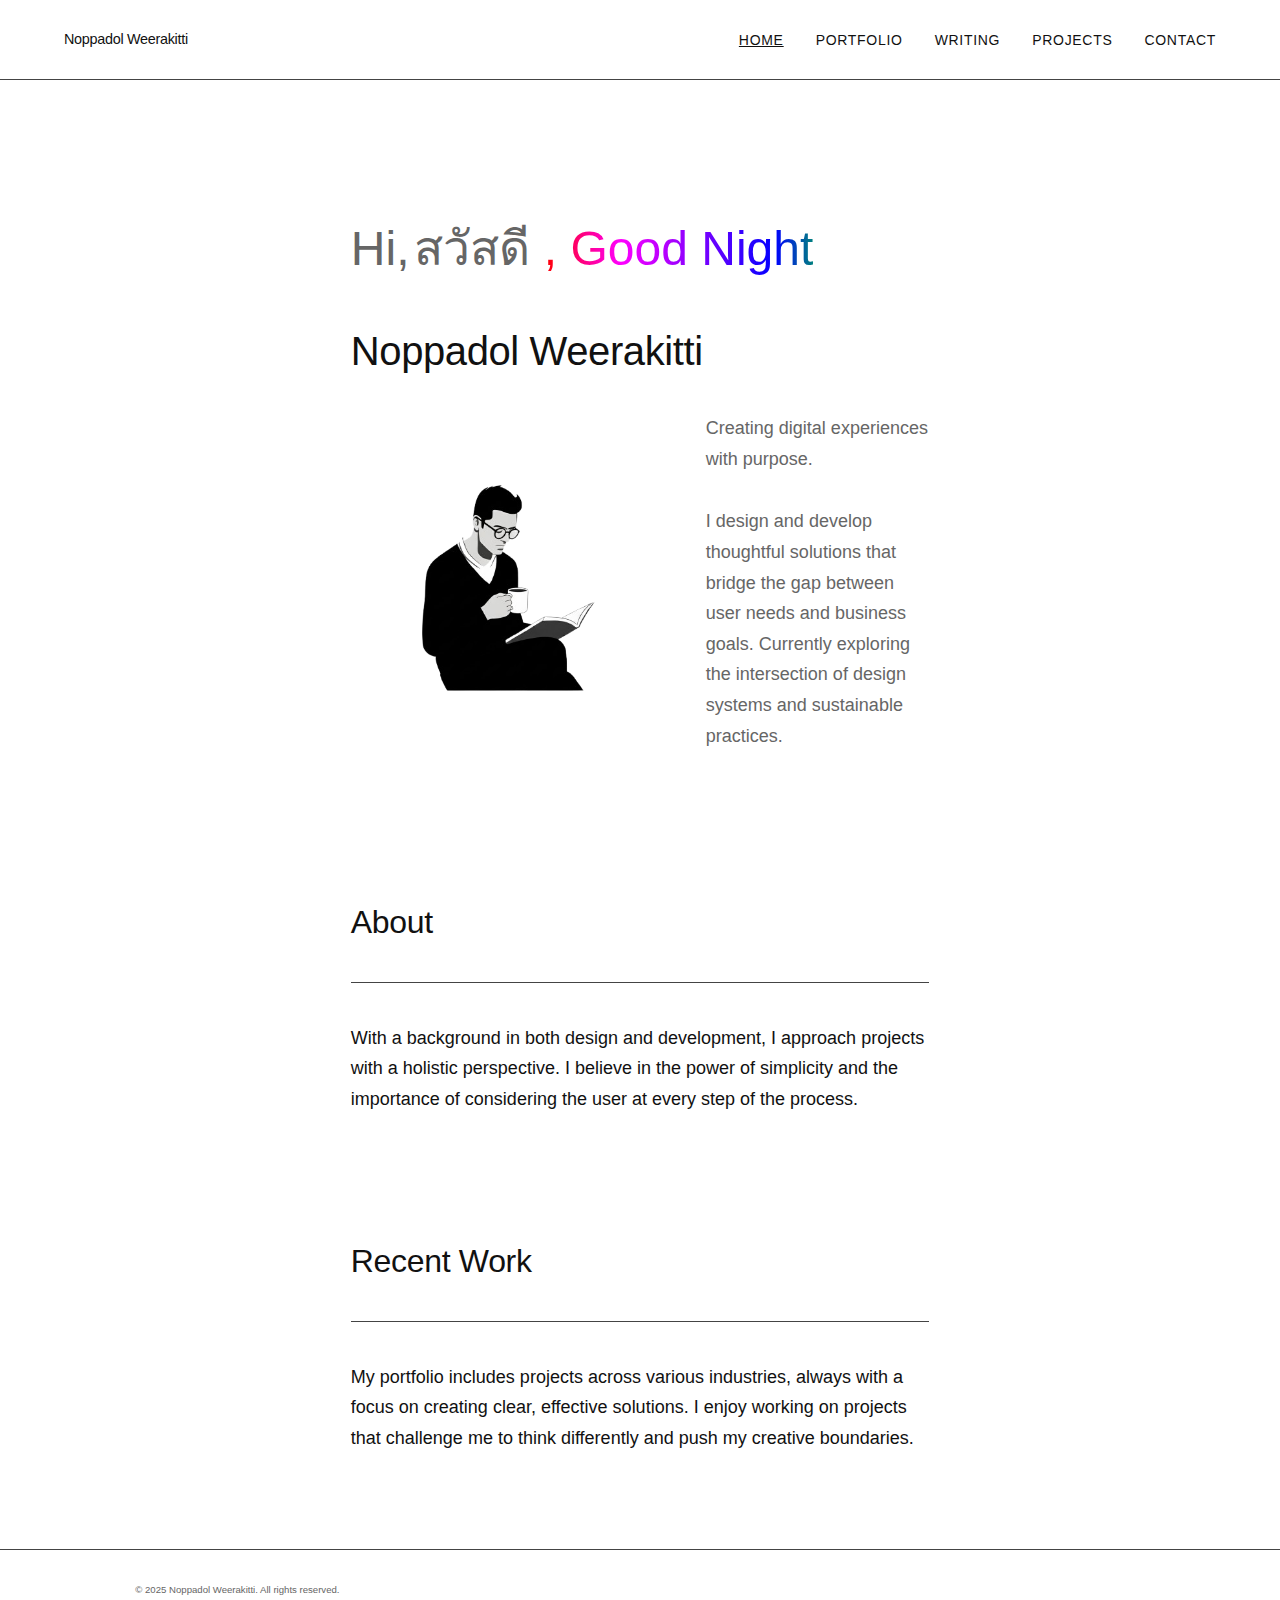
<file: index.html>
<!DOCTYPE html>
<html lang="en">
<head>
    <meta charset="UTF-8">
    <meta name="viewport" content="width=device-width, initial-scale=1.0">
    <title>Home | Noppadol Weerakitti</title>
    <link rel="stylesheet" href="css/style.css">
</head>
<body>
    <header>
        <div class="container">
            <div class="nav-container">
                <div class="logo">Noppadol Weerakitti</div>
                <button class="mobile-menu-toggle">☰</button>
                <ul class="nav-links">
                    <li><a href="index.html" class="active">Home</a></li>
                    <li><a href="portfolio.html">Portfolio</a></li>
                    <li><a href="writing_hub.html">Writing</a></li>
                    <li><a href="project_hub.html">Projects</a></li>
                    <li><a href="contact.html">Contact</a></li>
                </ul>
            </div>
        </div>
    </header>

    <main>
        <div class="container content-grid">
            <section class="hero">
                <p class="mb-4"><span id="hi-text">Hi,</span> <span id="greeting">สวัสดี</span><span id="time-greeting-container"><span id="time-greeting"></span></span></p>
                <h1 class="mb-8">Noppadol Weerakitti</h1>

                <div class="profile-container">
                    <img src="images/my_profile.png" alt="Noppadol Weerakitti" class="profile-image">
                    <div class="profile-info">
                        <p>Creating digital experiences with purpose.</p>
                        <p class="mt-8">I design and develop thoughtful solutions that bridge the gap between user needs and business goals. Currently exploring the intersection of design systems and sustainable practices.</p>
                    </div>
                </div>
            </section>
            
            <section class="section">
                <div class="section-header">
                    <h2>About</h2>
                </div>
                <p>With a background in both design and development, I approach projects with a holistic perspective. I believe in the power of simplicity and the importance of considering the user at every step of the process.</p>
            </section>
            
            <section class="section">
                <div class="section-header">
                    <h2>Recent Work</h2>
                </div>
                <p>My portfolio includes projects across various industries, always with a focus on creating clear, effective solutions. I enjoy working on projects that challenge me to think differently and push my creative boundaries.</p>
            </section>
        </div>
    </main>

    <footer>
        <div class="container">
            <p>&copy; 2025 Noppadol Weerakitti. All rights reserved.</p>
        </div>
    </footer>

    <script src="js/main.js"></script>
</body>
</html>
</file>
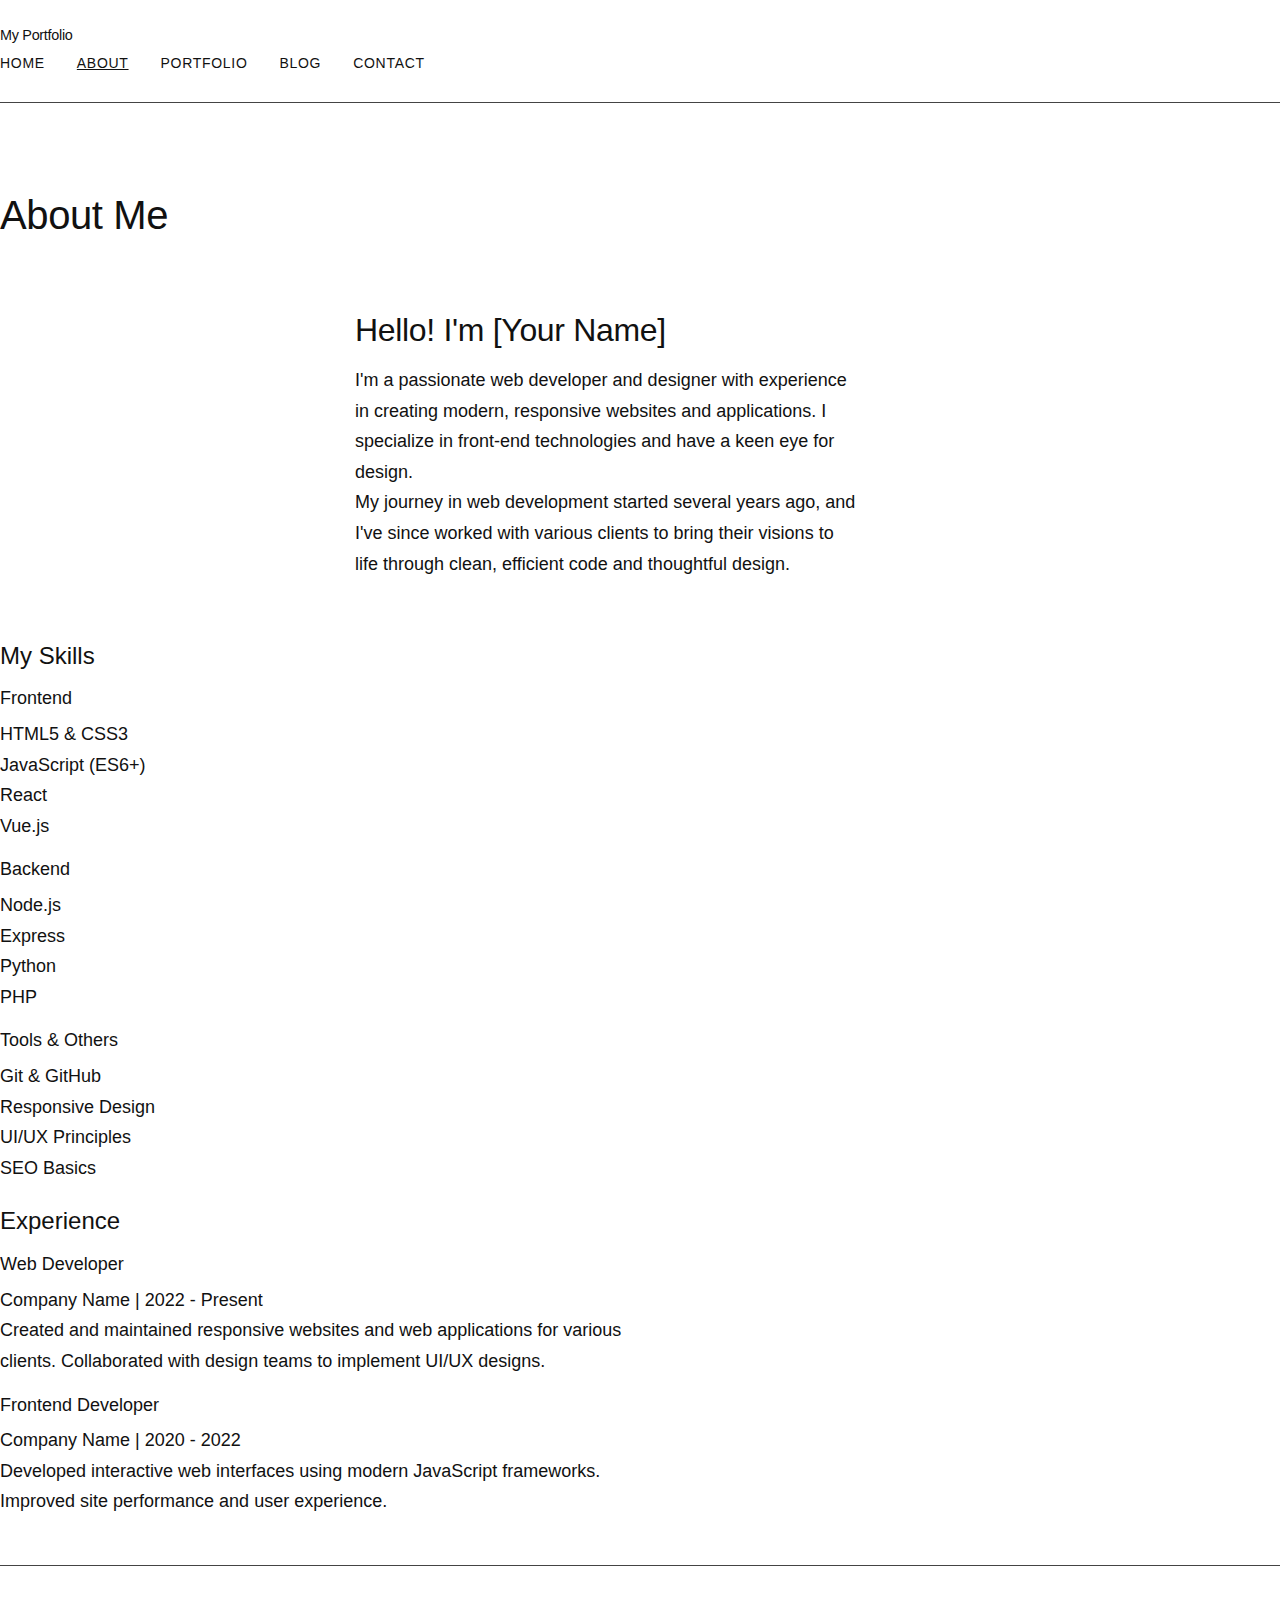
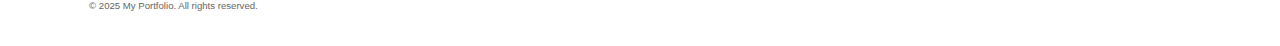
<file: about.html>
<!DOCTYPE html>
<html lang="en">
<head>
    <meta charset="UTF-8">
    <meta name="viewport" content="width=device-width, initial-scale=1.0">
    <title>About Me | My Portfolio</title>
    <link rel="stylesheet" href="css/style.css">
    <link href="https://fonts.googleapis.com/css2?family=Inter:wght@300;400;500;700&display=swap" rel="stylesheet">
</head>
<body>
    <header>
        <nav>
            <div class="logo">My Portfolio</div>
            <ul class="nav-links">
                <li><a href="index.html">Home</a></li>
                <li><a href="about.html" class="active">About</a></li>
                <li><a href="portfolio.html">Portfolio</a></li>
                <li><a href="blog.html">Blog</a></li>
                <li><a href="contact.html">Contact</a></li>
            </ul>
        </nav>
    </header>

    <main>
        <section class="about-hero">
            <h1>About Me</h1>
        </section>
        
        <section class="about-content">
            <div class="profile-container">
                <div class="profile-image"></div>
                <div class="profile-info">
                    <h2>Hello! I'm <span class="highlight">[Your Name]</span></h2>
                    <p>I'm a passionate web developer and designer with experience in creating modern, responsive websites and applications. I specialize in front-end technologies and have a keen eye for design.</p>
                    <p>My journey in web development started several years ago, and I've since worked with various clients to bring their visions to life through clean, efficient code and thoughtful design.</p>
                </div>
            </div>

            <div class="skills-section">
                <h3>My Skills</h3>
                <div class="skills-container">
                    <div class="skill-category">
                        <h4>Frontend</h4>
                        <ul>
                            <li>HTML5 & CSS3</li>
                            <li>JavaScript (ES6+)</li>
                            <li>React</li>
                            <li>Vue.js</li>
                        </ul>
                    </div>
                    <div class="skill-category">
                        <h4>Backend</h4>
                        <ul>
                            <li>Node.js</li>
                            <li>Express</li>
                            <li>Python</li>
                            <li>PHP</li>
                        </ul>
                    </div>
                    <div class="skill-category">
                        <h4>Tools & Others</h4>
                        <ul>
                            <li>Git & GitHub</li>
                            <li>Responsive Design</li>
                            <li>UI/UX Principles</li>
                            <li>SEO Basics</li>
                        </ul>
                    </div>
                </div>
            </div>
            
            <div class="experience-section">
                <h3>Experience</h3>
                <div class="experience-item">
                    <h4>Web Developer</h4>
                    <p class="company">Company Name | 2022 - Present</p>
                    <p>Created and maintained responsive websites and web applications for various clients. Collaborated with design teams to implement UI/UX designs.</p>
                </div>
                <div class="experience-item">
                    <h4>Frontend Developer</h4>
                    <p class="company">Company Name | 2020 - 2022</p>
                    <p>Developed interactive web interfaces using modern JavaScript frameworks. Improved site performance and user experience.</p>
                </div>
            </div>
        </section>
    </main>

    <footer>
        <p>&copy; 2025 My Portfolio. All rights reserved.</p>
    </footer>

    <script src="js/main.js"></script>
</body>
</html>
</file>
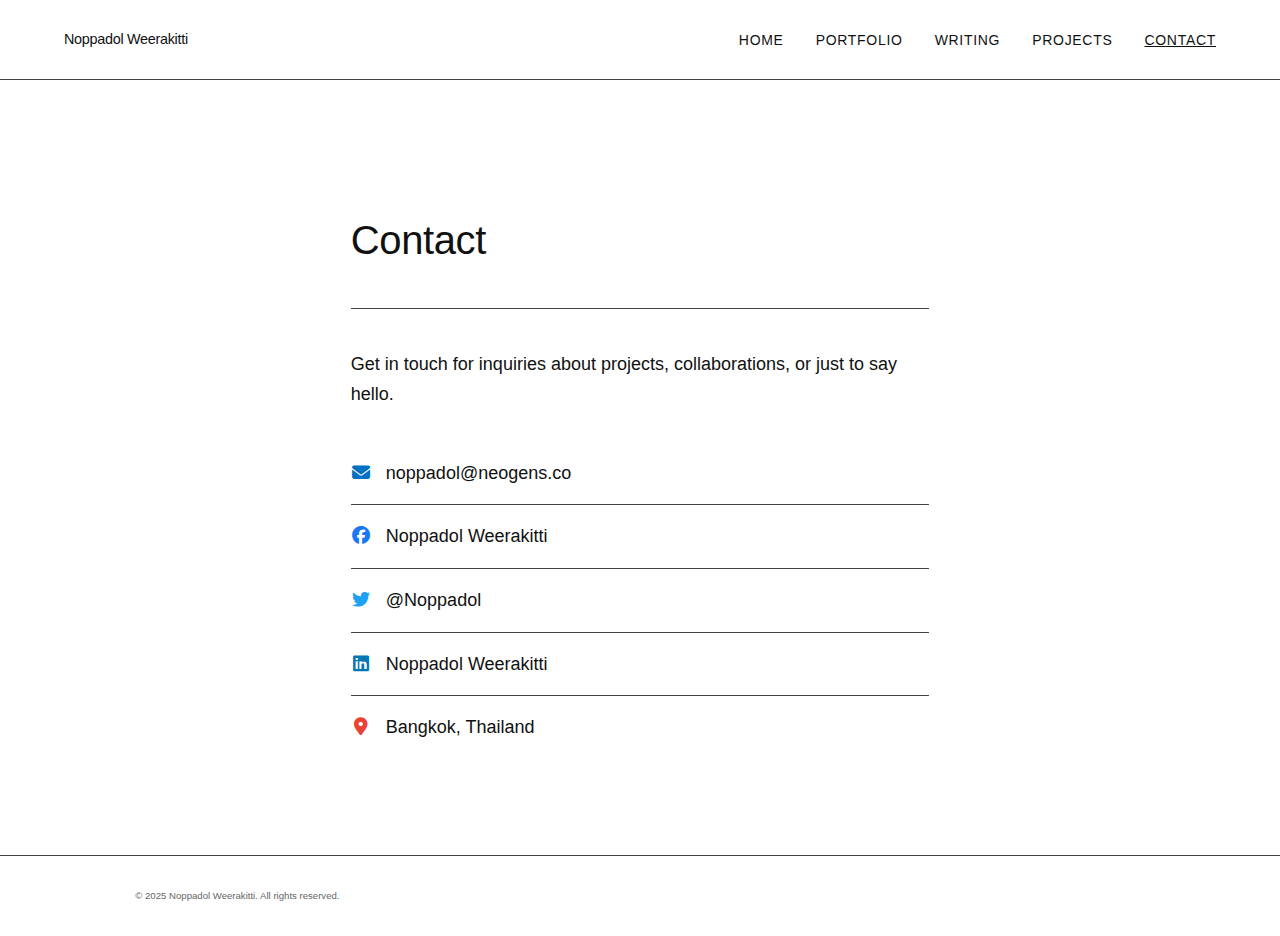
<file: contact.html>
<!DOCTYPE html>
<html lang="en">
<head>
    <meta charset="UTF-8">
    <meta name="viewport" content="width=device-width, initial-scale=1.0">
    <title>Contact | Noppadol Weerakitti</title>
    <link rel="stylesheet" href="css/style.css">
    <link rel="stylesheet" href="https://cdnjs.cloudflare.com/ajax/libs/font-awesome/6.4.0/css/all.min.css">
</head>
<body>
    <header>
        <div class="container">
            <div class="nav-container">
                <div class="logo">Noppadol Weerakitti</div>
                <button class="mobile-menu-toggle">☰</button>
                <ul class="nav-links">
                    <li><a href="index.html">Home</a></li>
                    <li><a href="portfolio.html">Portfolio</a></li>
                    <li><a href="writing_hub.html">Writing</a></li>
                    <li><a href="project_hub.html">Projects</a></li>
                    <li><a href="contact.html" class="active">Contact</a></li>
                </ul>
            </div>
        </div>
    </header>

    <main>
        <div class="container content-grid">
            <section class="section">
                <div class="section-header">
                    <h1>Contact</h1>
                </div>
                
                <p>Get in touch for inquiries about projects, collaborations, or just to say hello.</p>
                
                <div class="contact-methods">
                    <div class="contact-item email">
                        <p><i class="fas fa-envelope"></i> <a href="mailto:noppadol@neogens.co">noppadol@neogens.co</a></p>
                    </div>

                    <div class="contact-item facebook">
                        <p><i class="fab fa-facebook"></i> <a href="#">Noppadol Weerakitti</a></p>
                    </div>

                    <div class="contact-item twitter">
                        <p><i class="fab fa-twitter"></i> <a href="#">@Noppadol</a></p>
                    </div>

                    <div class="contact-item linkedin">
                        <p><i class="fab fa-linkedin"></i> <a href="#">Noppadol Weerakitti</a></p>
                    </div>

                    <div class="contact-item location">
                        <p><i class="fas fa-map-marker-alt"></i> Bangkok, Thailand</p>
                    </div>
                </div>
            </section>
        </div>
    </main>

    <footer>
        <div class="container">
            <p>&copy; 2025 Noppadol Weerakitti. All rights reserved.</p>
        </div>
    </footer>

    <script src="js/main.js"></script>
</body>
</html>
</file>
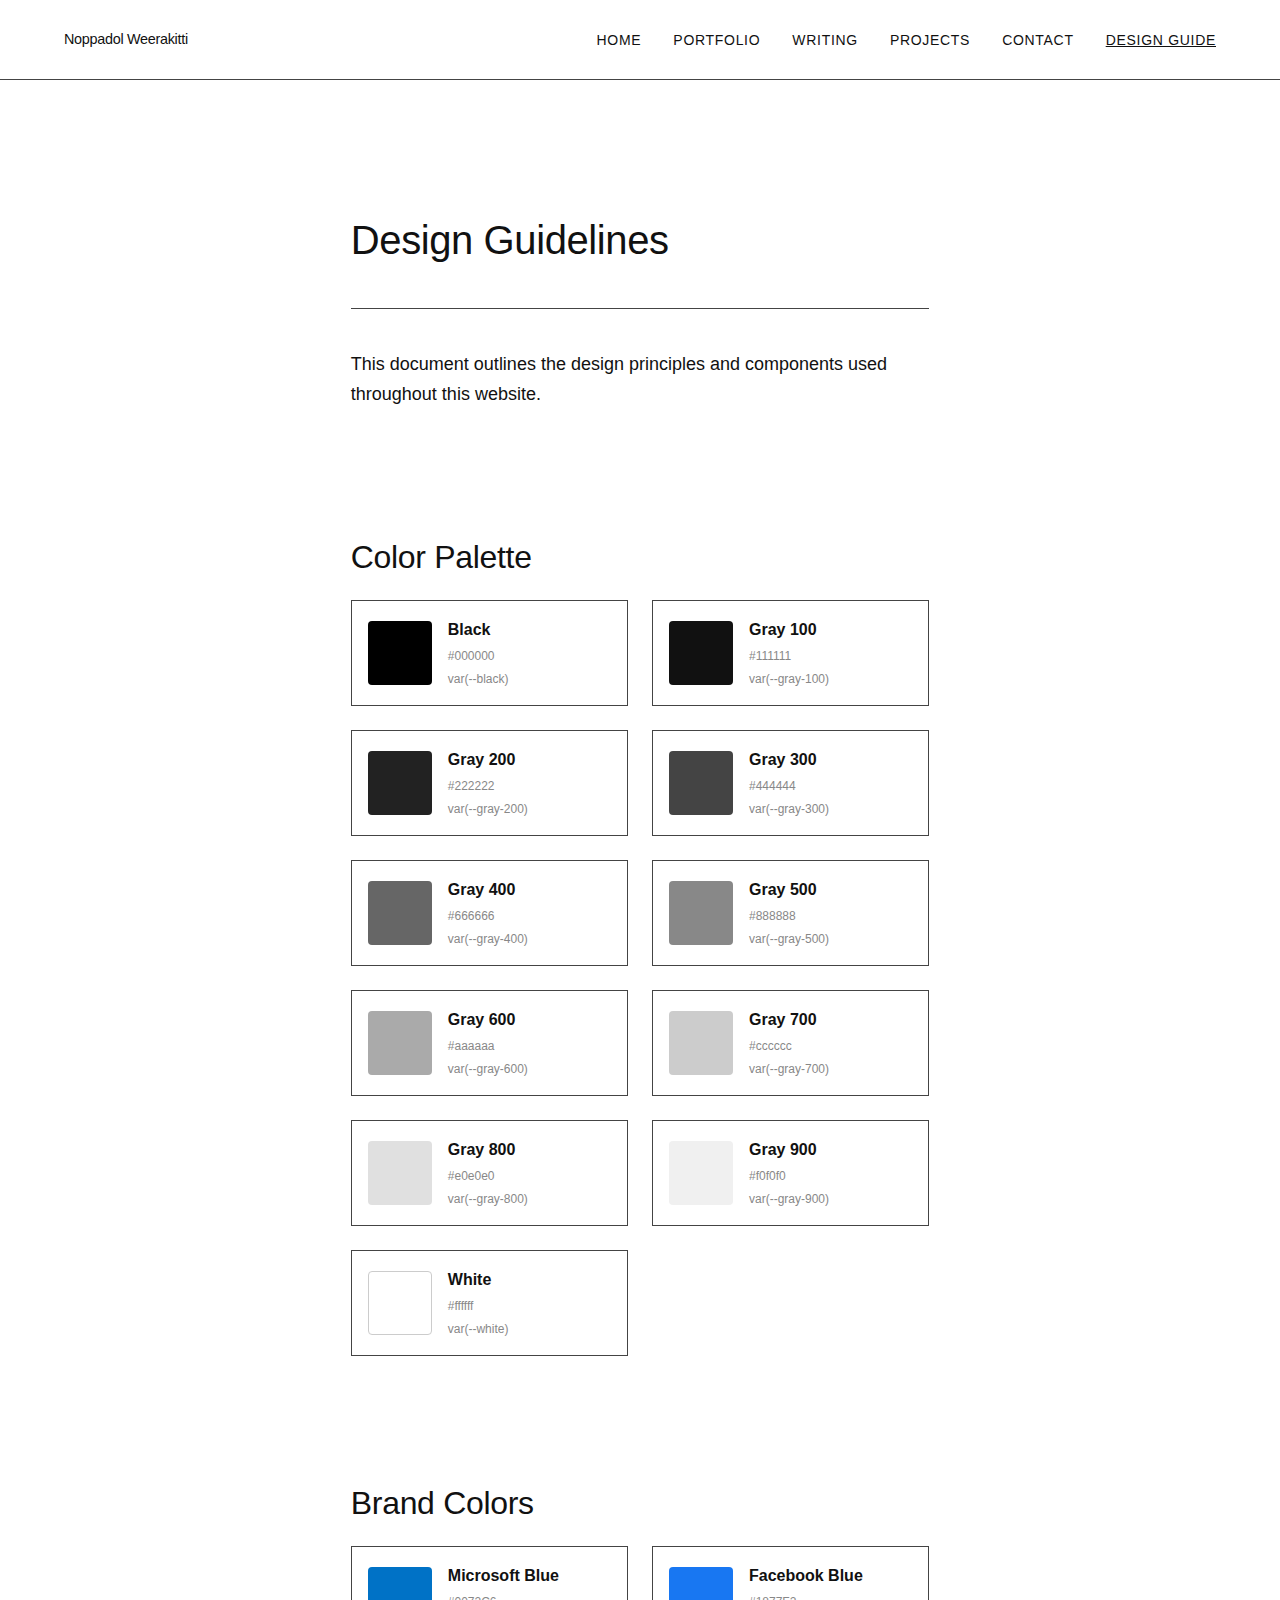
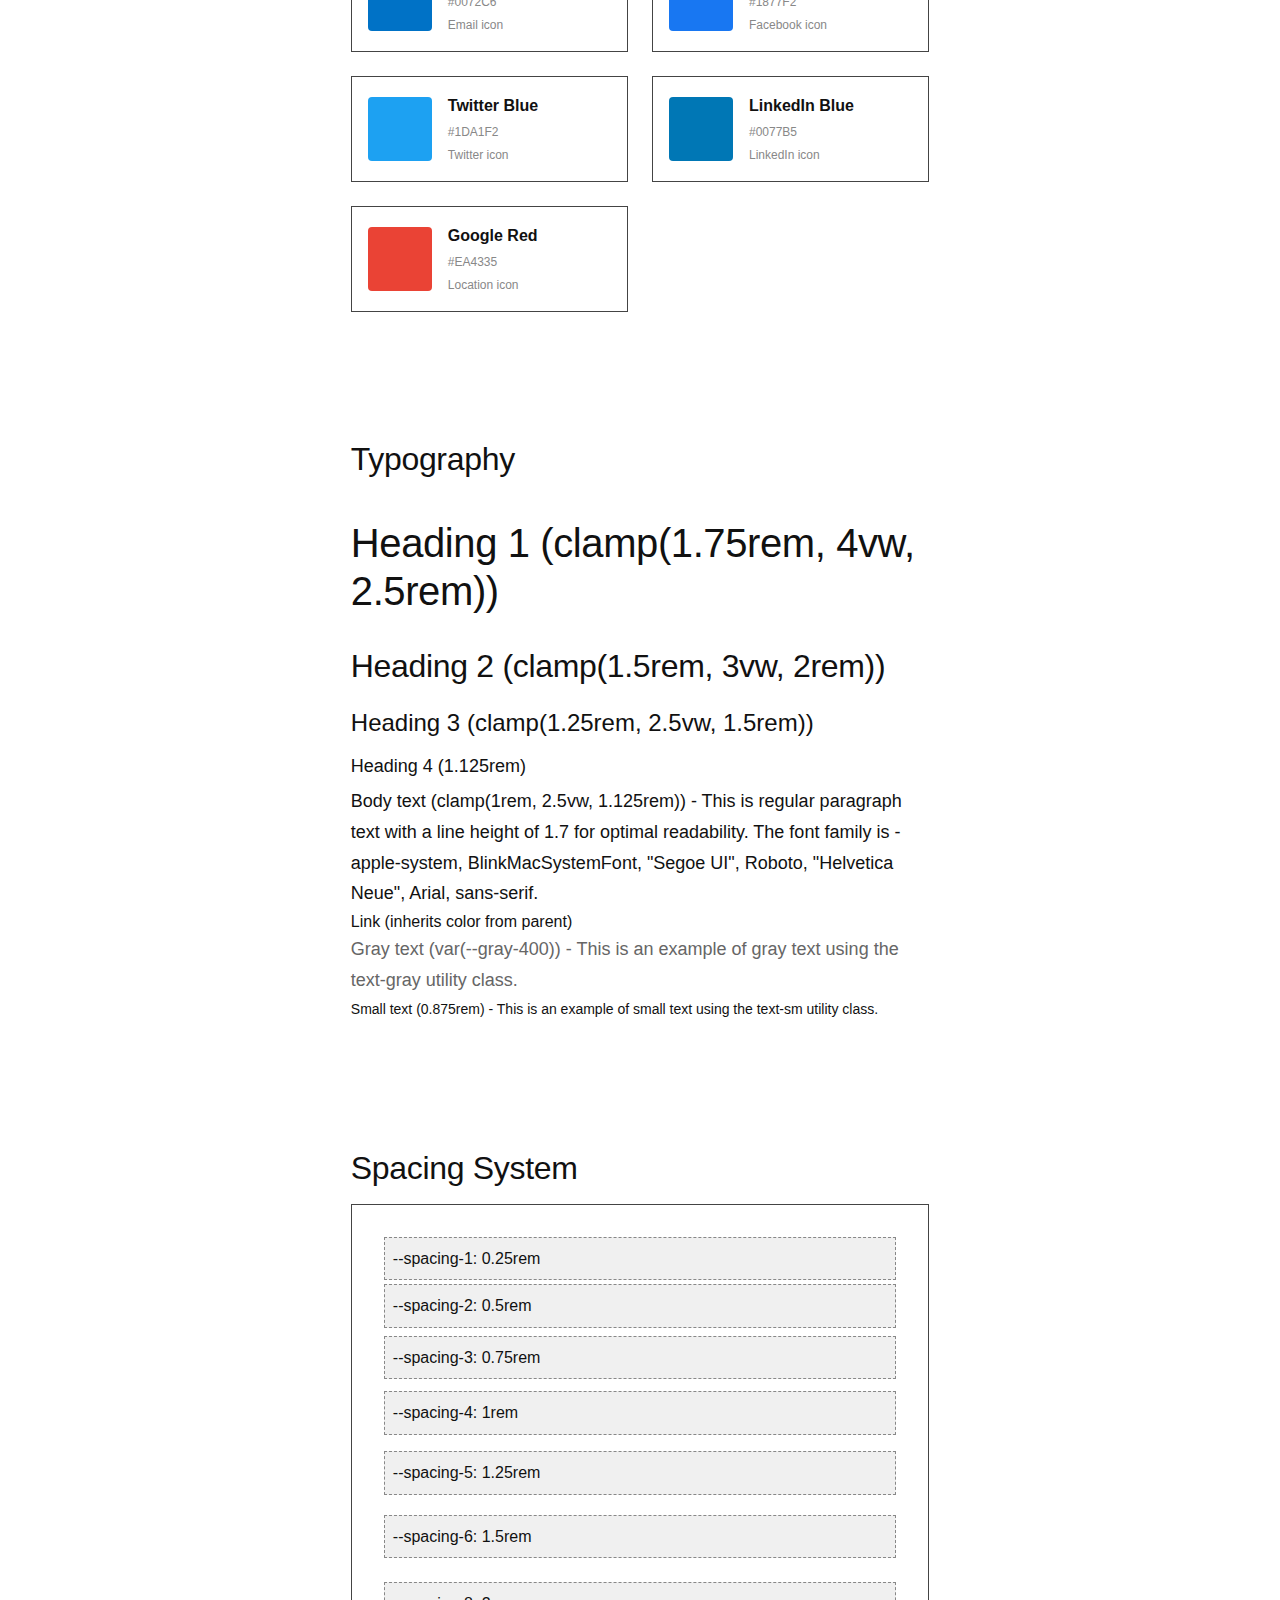
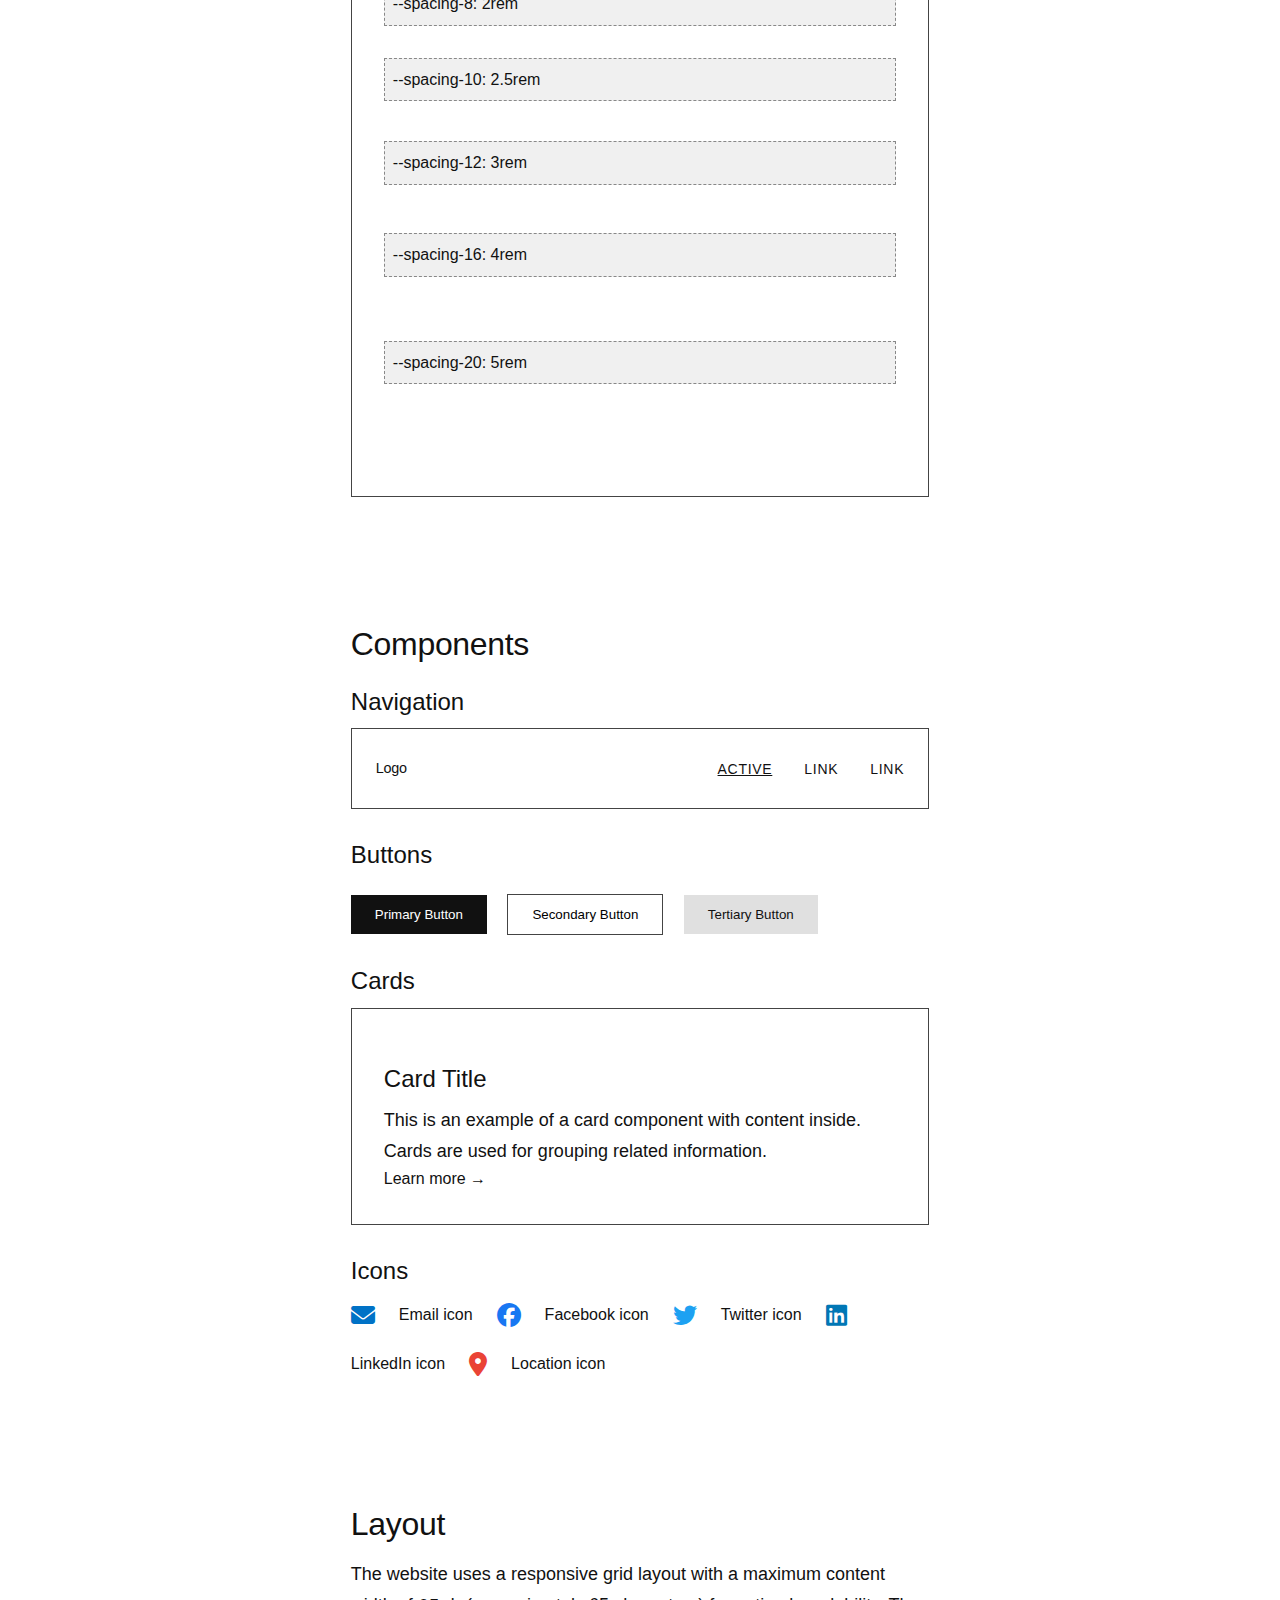
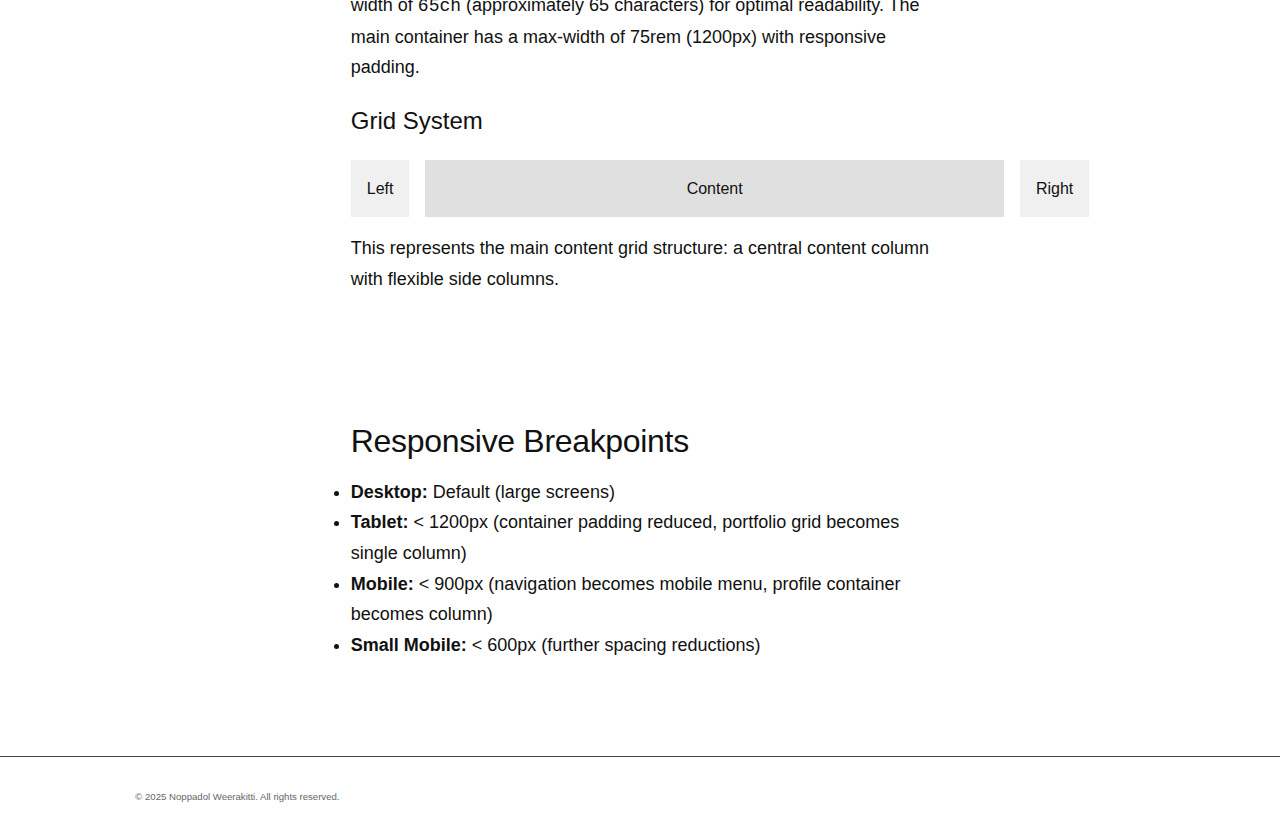
<file: design-guideline.html>
<!DOCTYPE html>
<html lang="en">
<head>
    <meta charset="UTF-8">
    <meta name="viewport" content="width=device-width, initial-scale=1.0">
    <title>Design Guidelines | Noppadol Weerakitti</title>
    <link rel="stylesheet" href="css/style.css">
    <link rel="stylesheet" href="https://cdnjs.cloudflare.com/ajax/libs/font-awesome/6.4.0/css/all.min.css">
</head>
<body>
    <header>
        <div class="container">
            <div class="nav-container">
                <div class="logo">Noppadol Weerakitti</div>
                <button class="mobile-menu-toggle">☰</button>
                <ul class="nav-links">
                    <li><a href="index.html">Home</a></li>
                    <li><a href="portfolio.html">Portfolio</a></li>
                    <li><a href="writing_hub.html">Writing</a></li>
                    <li><a href="project_hub.html">Projects</a></li>
                    <li><a href="contact.html">Contact</a></li>
                    <li><a href="design-guideline.html" class="active">Design Guide</a></li>
                </ul>
            </div>
        </div>
    </header>

    <main>
        <div class="container content-grid">
            <section class="section">
                <div class="section-header">
                    <h1>Design Guidelines</h1>
                </div>

                <p>This document outlines the design principles and components used throughout this website.</p>
            </section>

            <section class="section">
                <h2>Color Palette</h2>
                <div class="color-palette">
                    <div class="color-item">
                        <div class="color-swatch" style="background-color: #000000;"></div>
                        <div class="color-info">
                            <strong>Black</strong>
                            <span>#000000</span>
                            <span>var(--black)</span>
                        </div>
                    </div>
                    <div class="color-item">
                        <div class="color-swatch" style="background-color: #111111;"></div>
                        <div class="color-info">
                            <strong>Gray 100</strong>
                            <span>#111111</span>
                            <span>var(--gray-100)</span>
                        </div>
                    </div>
                    <div class="color-item">
                        <div class="color-swatch" style="background-color: #222222;"></div>
                        <div class="color-info">
                            <strong>Gray 200</strong>
                            <span>#222222</span>
                            <span>var(--gray-200)</span>
                        </div>
                    </div>
                    <div class="color-item">
                        <div class="color-swatch" style="background-color: #444444;"></div>
                        <div class="color-info">
                            <strong>Gray 300</strong>
                            <span>#444444</span>
                            <span>var(--gray-300)</span>
                        </div>
                    </div>
                    <div class="color-item">
                        <div class="color-swatch" style="background-color: #666666;"></div>
                        <div class="color-info">
                            <strong>Gray 400</strong>
                            <span>#666666</span>
                            <span>var(--gray-400)</span>
                        </div>
                    </div>
                    <div class="color-item">
                        <div class="color-swatch" style="background-color: #888888;"></div>
                        <div class="color-info">
                            <strong>Gray 500</strong>
                            <span>#888888</span>
                            <span>var(--gray-500)</span>
                        </div>
                    </div>
                    <div class="color-item">
                        <div class="color-swatch" style="background-color: #aaaaaa;"></div>
                        <div class="color-info">
                            <strong>Gray 600</strong>
                            <span>#aaaaaa</span>
                            <span>var(--gray-600)</span>
                        </div>
                    </div>
                    <div class="color-item">
                        <div class="color-swatch" style="background-color: #cccccc;"></div>
                        <div class="color-info">
                            <strong>Gray 700</strong>
                            <span>#cccccc</span>
                            <span>var(--gray-700)</span>
                        </div>
                    </div>
                    <div class="color-item">
                        <div class="color-swatch" style="background-color: #e0e0e0;"></div>
                        <div class="color-info">
                            <strong>Gray 800</strong>
                            <span>#e0e0e0</span>
                            <span>var(--gray-800)</span>
                        </div>
                    </div>
                    <div class="color-item">
                        <div class="color-swatch" style="background-color: #f0f0f0;"></div>
                        <div class="color-info">
                            <strong>Gray 900</strong>
                            <span>#f0f0f0</span>
                            <span>var(--gray-900)</span>
                        </div>
                    </div>
                    <div class="color-item">
                        <div class="color-swatch" style="background-color: #ffffff; border: 1px solid #cccccc;"></div>
                        <div class="color-info">
                            <strong>White</strong>
                            <span>#ffffff</span>
                            <span>var(--white)</span>
                        </div>
                    </div>
                </div>
            </section>

            <section class="section">
                <h2>Brand Colors</h2>
                <div class="color-palette">
                    <div class="color-item">
                        <div class="color-swatch" style="background-color: #0072C6;"></div>
                        <div class="color-info">
                            <strong>Microsoft Blue</strong>
                            <span>#0072C6</span>
                            <span>Email icon</span>
                        </div>
                    </div>
                    <div class="color-item">
                        <div class="color-swatch" style="background-color: #1877F2;"></div>
                        <div class="color-info">
                            <strong>Facebook Blue</strong>
                            <span>#1877F2</span>
                            <span>Facebook icon</span>
                        </div>
                    </div>
                    <div class="color-item">
                        <div class="color-swatch" style="background-color: #1DA1F2;"></div>
                        <div class="color-info">
                            <strong>Twitter Blue</strong>
                            <span>#1DA1F2</span>
                            <span>Twitter icon</span>
                        </div>
                    </div>
                    <div class="color-item">
                        <div class="color-swatch" style="background-color: #0077B5;"></div>
                        <div class="color-info">
                            <strong>LinkedIn Blue</strong>
                            <span>#0077B5</span>
                            <span>LinkedIn icon</span>
                        </div>
                    </div>
                    <div class="color-item">
                        <div class="color-swatch" style="background-color: #EA4335;"></div>
                        <div class="color-info">
                            <strong>Google Red</strong>
                            <span>#EA4335</span>
                            <span>Location icon</span>
                        </div>
                    </div>
                </div>
            </section>

            <section class="section">
                <h2>Typography</h2>
                <div class="typography-examples">
                    <h1>Heading 1 (clamp(1.75rem, 4vw, 2.5rem))</h1>
                    <h2>Heading 2 (clamp(1.5rem, 3vw, 2rem))</h2>
                    <h3>Heading 3 (clamp(1.25rem, 2.5vw, 1.5rem))</h3>
                    <h4>Heading 4 (1.125rem)</h4>
                    <p>Body text (clamp(1rem, 2.5vw, 1.125rem)) - This is regular paragraph text with a line height of 1.7 for optimal readability. The font family is -apple-system, BlinkMacSystemFont, "Segoe UI", Roboto, "Helvetica Neue", Arial, sans-serif.</p>
                    <a href="#">Link (inherits color from parent)</a>
                    <p class="text-gray">Gray text (var(--gray-400)) - This is an example of gray text using the text-gray utility class.</p>
                    <small class="text-sm">Small text (0.875rem) - This is an example of small text using the text-sm utility class.</small>
                </div>
            </section>

            <section class="section">
                <h2>Spacing System</h2>
                <div class="spacing-examples">
                    <div class="spacing-example" style="margin-bottom: var(--spacing-1);">--spacing-1: 0.25rem</div>
                    <div class="spacing-example" style="margin-bottom: var(--spacing-2);">--spacing-2: 0.5rem</div>
                    <div class="spacing-example" style="margin-bottom: var(--spacing-3);">--spacing-3: 0.75rem</div>
                    <div class="spacing-example" style="margin-bottom: var(--spacing-4);">--spacing-4: 1rem</div>
                    <div class="spacing-example" style="margin-bottom: var(--spacing-5);">--spacing-5: 1.25rem</div>
                    <div class="spacing-example" style="margin-bottom: var(--spacing-6);">--spacing-6: 1.5rem</div>
                    <div class="spacing-example" style="margin-bottom: var(--spacing-8);">--spacing-8: 2rem</div>
                    <div class="spacing-example" style="margin-bottom: var(--spacing-10);">--spacing-10: 2.5rem</div>
                    <div class="spacing-example" style="margin-bottom: var(--spacing-12);">--spacing-12: 3rem</div>
                    <div class="spacing-example" style="margin-bottom: var(--spacing-16);">--spacing-16: 4rem</div>
                    <div class="spacing-example" style="margin-bottom: var(--spacing-20);">--spacing-20: 5rem</div>
                </div>
            </section>

            <section class="section">
                <h2>Components</h2>
                
                <h3>Navigation</h3>
                <div class="nav-container" style="padding: 1.5rem; border: 1px solid var(--gray-300); background-color: var(--white);">
                    <div class="logo">Logo</div>
                    <ul class="nav-links">
                        <li><a href="#" class="active">Active</a></li>
                        <li><a href="#">Link</a></li>
                        <li><a href="#">Link</a></li>
                    </ul>
                </div>

                <h3 class="mt-8">Buttons</h3>
                <div class="button-examples">
                    <button class="btn" style="padding: 0.75rem 1.5rem; background-color: var(--gray-100); color: var(--white); border: none; margin-right: 1rem;">Primary Button</button>
                    <button class="btn" style="padding: 0.75rem 1.5rem; background-color: transparent; border: 1px solid var(--gray-300); margin-right: 1rem;">Secondary Button</button>
                    <button class="btn" style="padding: 0.75rem 1.5rem; background-color: var(--gray-800); color: var(--gray-100); border: none;">Tertiary Button</button>
                </div>

                <h3 class="mt-8">Cards</h3>
                <div class="card" style="padding: 2rem; border: 1px solid var(--gray-300); margin-bottom: 1.5rem;">
                    <h3>Card Title</h3>
                    <p>This is an example of a card component with content inside. Cards are used for grouping related information.</p>
                    <a href="#">Learn more →</a>
                </div>

                <h3 class="mt-8">Icons</h3>
                <div class="icon-examples">
                    <i class="fas fa-envelope"></i> Email icon
                    <i class="fab fa-facebook"></i> Facebook icon
                    <i class="fab fa-twitter"></i> Twitter icon
                    <i class="fab fa-linkedin"></i> LinkedIn icon
                    <i class="fas fa-map-marker-alt"></i> Location icon
                </div>
            </section>

            <section class="section">
                <h2>Layout</h2>
                <p>The website uses a responsive grid layout with a maximum content width of <code>65ch</code> (approximately 65 characters) for optimal readability. The main container has a max-width of 75rem (1200px) with responsive padding.</p>
                
                <h3>Grid System</h3>
                <div class="grid-example">
                    <div style="display: grid; grid-template-columns: 1fr min(65ch, 100%) 1fr; gap: 1rem; margin-top: 1.5rem;">
                        <div style="background-color: var(--gray-900); padding: 1rem; text-align: center;">Left</div>
                        <div style="background-color: var(--gray-800); padding: 1rem; text-align: center;">Content</div>
                        <div style="background-color: var(--gray-900); padding: 1rem; text-align: center;">Right</div>
                    </div>
                    <p style="margin-top: 1rem;">This represents the main content grid structure: a central content column with flexible side columns.</p>
                </div>
            </section>

            <section class="section">
                <h2>Responsive Breakpoints</h2>
                <ul>
                    <li><strong>Desktop:</strong> Default (large screens)</li>
                    <li><strong>Tablet:</strong> &lt; 1200px (container padding reduced, portfolio grid becomes single column)</li>
                    <li><strong>Mobile:</strong> &lt; 900px (navigation becomes mobile menu, profile container becomes column)</li>
                    <li><strong>Small Mobile:</strong> &lt; 600px (further spacing reductions)</li>
                </ul>
            </section>
        </div>
    </main>

    <footer>
        <div class="container">
            <p>&copy; 2025 Noppadol Weerakitti. All rights reserved.</p>
        </div>
    </footer>

    <script src="js/main.js"></script>
    
    <style>
        .color-palette {
            display: grid;
            grid-template-columns: repeat(auto-fill, minmax(200px, 1fr));
            gap: 1.5rem;
            margin-top: 1.5rem;
        }

        .color-item {
            display: flex;
            align-items: center;
            gap: 1rem;
            border: 1px solid var(--gray-300);
            padding: 1rem;
        }

        .color-swatch {
            width: 4rem;
            height: 4rem;
            border-radius: 0.25rem;
            flex-shrink: 0;
        }

        .color-info {
            display: flex;
            flex-direction: column;
            gap: 0.25rem;
        }

        .color-info span {
            font-size: 0.75rem;
            color: var(--gray-500);
        }

        .spacing-examples {
            border: 1px solid var(--gray-300);
            padding: 2rem;
        }

        .spacing-example {
            border: 1px dashed var(--gray-500);
            padding: 0.5rem;
            background-color: var(--gray-900);
        }

        .button-examples {
            margin: 1.5rem 0;
        }

        .btn {
            font-family: var(--font-sans);
            cursor: pointer;
        }

        .icon-examples {
            display: flex;
            gap: 1.5rem;
            align-items: center;
            margin-top: 1rem;
            flex-wrap: wrap;
        }

        .icon-examples i {
            font-size: 1.5rem;
        }
    </style>
</body>
</html>
</file>
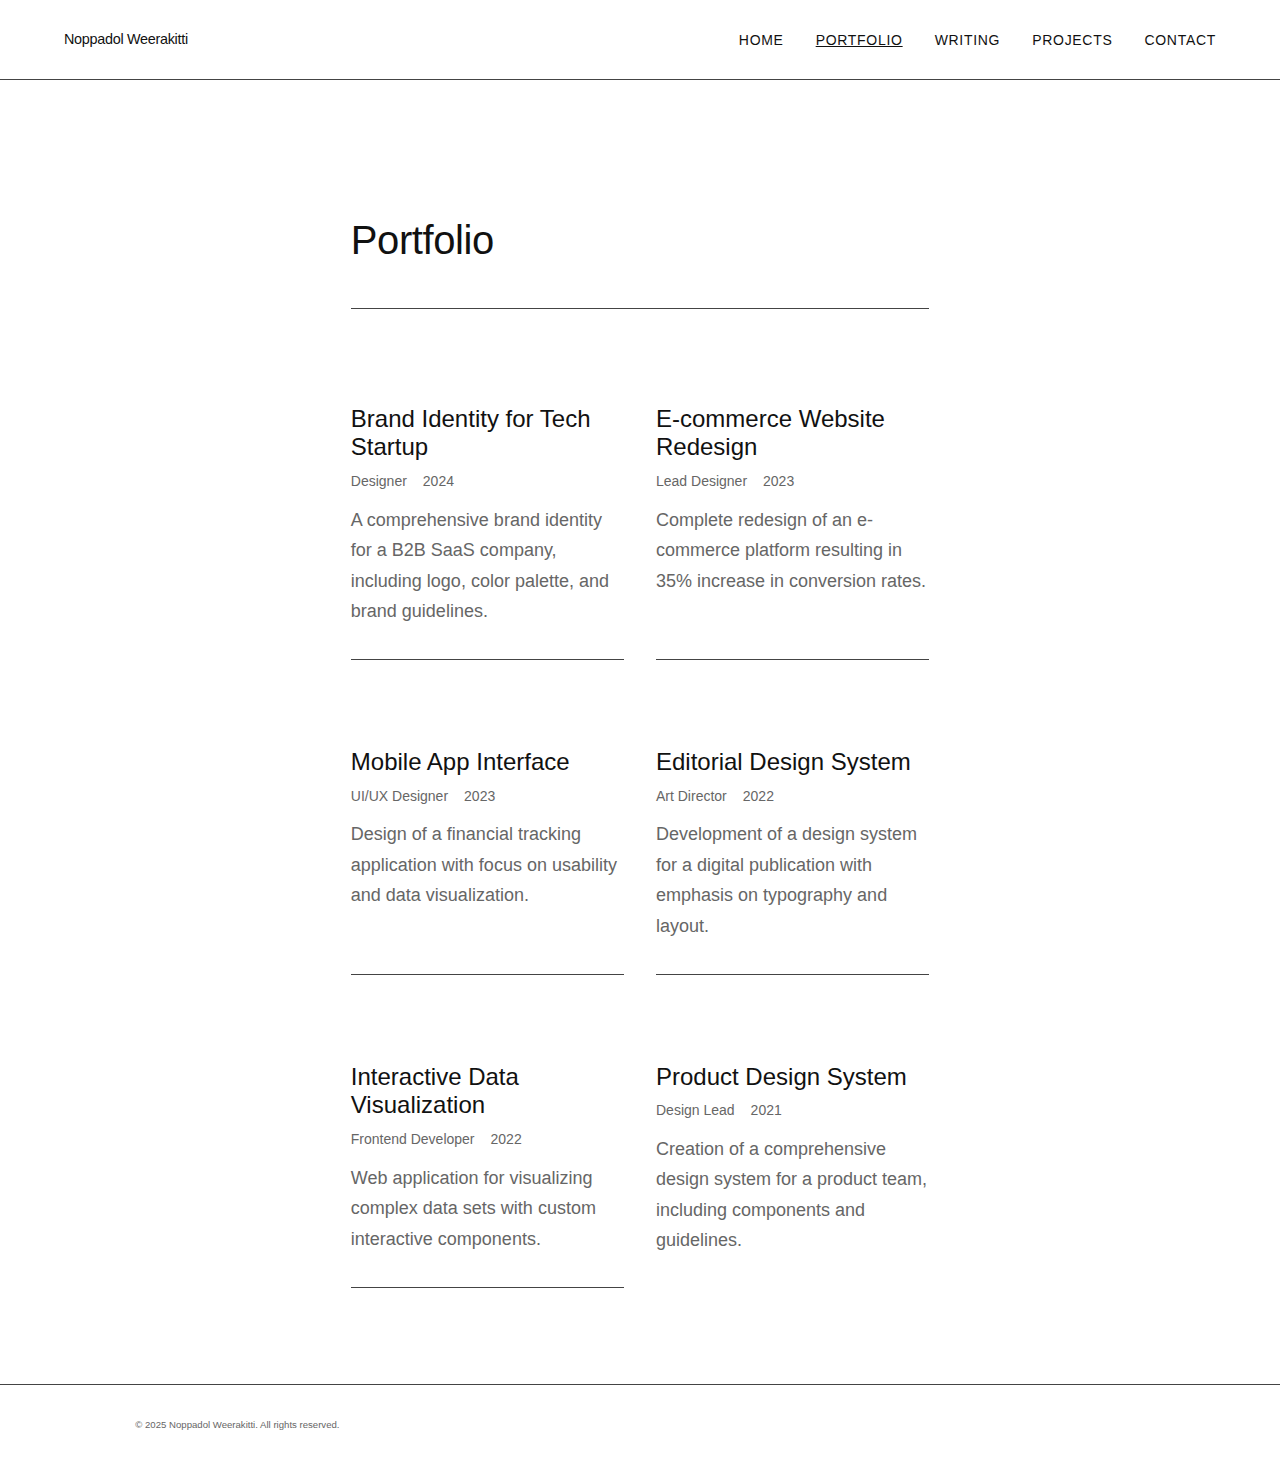
<file: portfolio.html>
<!DOCTYPE html>
<html lang="en">
<head>
    <meta charset="UTF-8">
    <meta name="viewport" content="width=device-width, initial-scale=1.0">
    <title>Portfolio | Noppadol Weerakitti</title>
    <link rel="stylesheet" href="css/style.css">
</head>
<body>
    <header>
        <div class="container">
            <div class="nav-container">
                <div class="logo">Noppadol Weerakitti</div>
                <button class="mobile-menu-toggle">☰</button>
                <ul class="nav-links">
                    <li><a href="index.html">Home</a></li>
                    <li><a href="portfolio.html" class="active">Portfolio</a></li>
                    <li><a href="writing_hub.html">Writing</a></li>
                    <li><a href="project_hub.html">Projects</a></li>
                    <li><a href="contact.html">Contact</a></li>
                </ul>
            </div>
        </div>
    </header>

    <main>
        <div class="container content-grid">
            <section class="section">
                <div class="section-header">
                    <h1>Portfolio</h1>
                </div>
                
                <div class="portfolio-grid">
                    <div class="portfolio-item">
                        <h3 class="portfolio-title">Brand Identity for Tech Startup</h3>
                        <div class="portfolio-meta">
                            <span>Designer</span>
                            <span>2024</span>
                        </div>
                        <p class="portfolio-description">A comprehensive brand identity for a B2B SaaS company, including logo, color palette, and brand guidelines.</p>
                    </div>
                    
                    <div class="portfolio-item">
                        <h3 class="portfolio-title">E-commerce Website Redesign</h3>
                        <div class="portfolio-meta">
                            <span>Lead Designer</span>
                            <span>2023</span>
                        </div>
                        <p class="portfolio-description">Complete redesign of an e-commerce platform resulting in 35% increase in conversion rates.</p>
                    </div>
                    
                    <div class="portfolio-item">
                        <h3 class="portfolio-title">Mobile App Interface</h3>
                        <div class="portfolio-meta">
                            <span>UI/UX Designer</span>
                            <span>2023</span>
                        </div>
                        <p class="portfolio-description">Design of a financial tracking application with focus on usability and data visualization.</p>
                    </div>
                    
                    <div class="portfolio-item">
                        <h3 class="portfolio-title">Editorial Design System</h3>
                        <div class="portfolio-meta">
                            <span>Art Director</span>
                            <span>2022</span>
                        </div>
                        <p class="portfolio-description">Development of a design system for a digital publication with emphasis on typography and layout.</p>
                    </div>
                    
                    <div class="portfolio-item">
                        <h3 class="portfolio-title">Interactive Data Visualization</h3>
                        <div class="portfolio-meta">
                            <span>Frontend Developer</span>
                            <span>2022</span>
                        </div>
                        <p class="portfolio-description">Web application for visualizing complex data sets with custom interactive components.</p>
                    </div>
                    
                    <div class="portfolio-item">
                        <h3 class="portfolio-title">Product Design System</h3>
                        <div class="portfolio-meta">
                            <span>Design Lead</span>
                            <span>2021</span>
                        </div>
                        <p class="portfolio-description">Creation of a comprehensive design system for a product team, including components and guidelines.</p>
                    </div>
                </div>
            </section>
        </div>
    </main>

    <footer>
        <div class="container">
            <p>&copy; 2025 Noppadol Weerakitti. All rights reserved.</p>
        </div>
    </footer>

    <script src="js/main.js"></script>
</body>
</html>
</file>
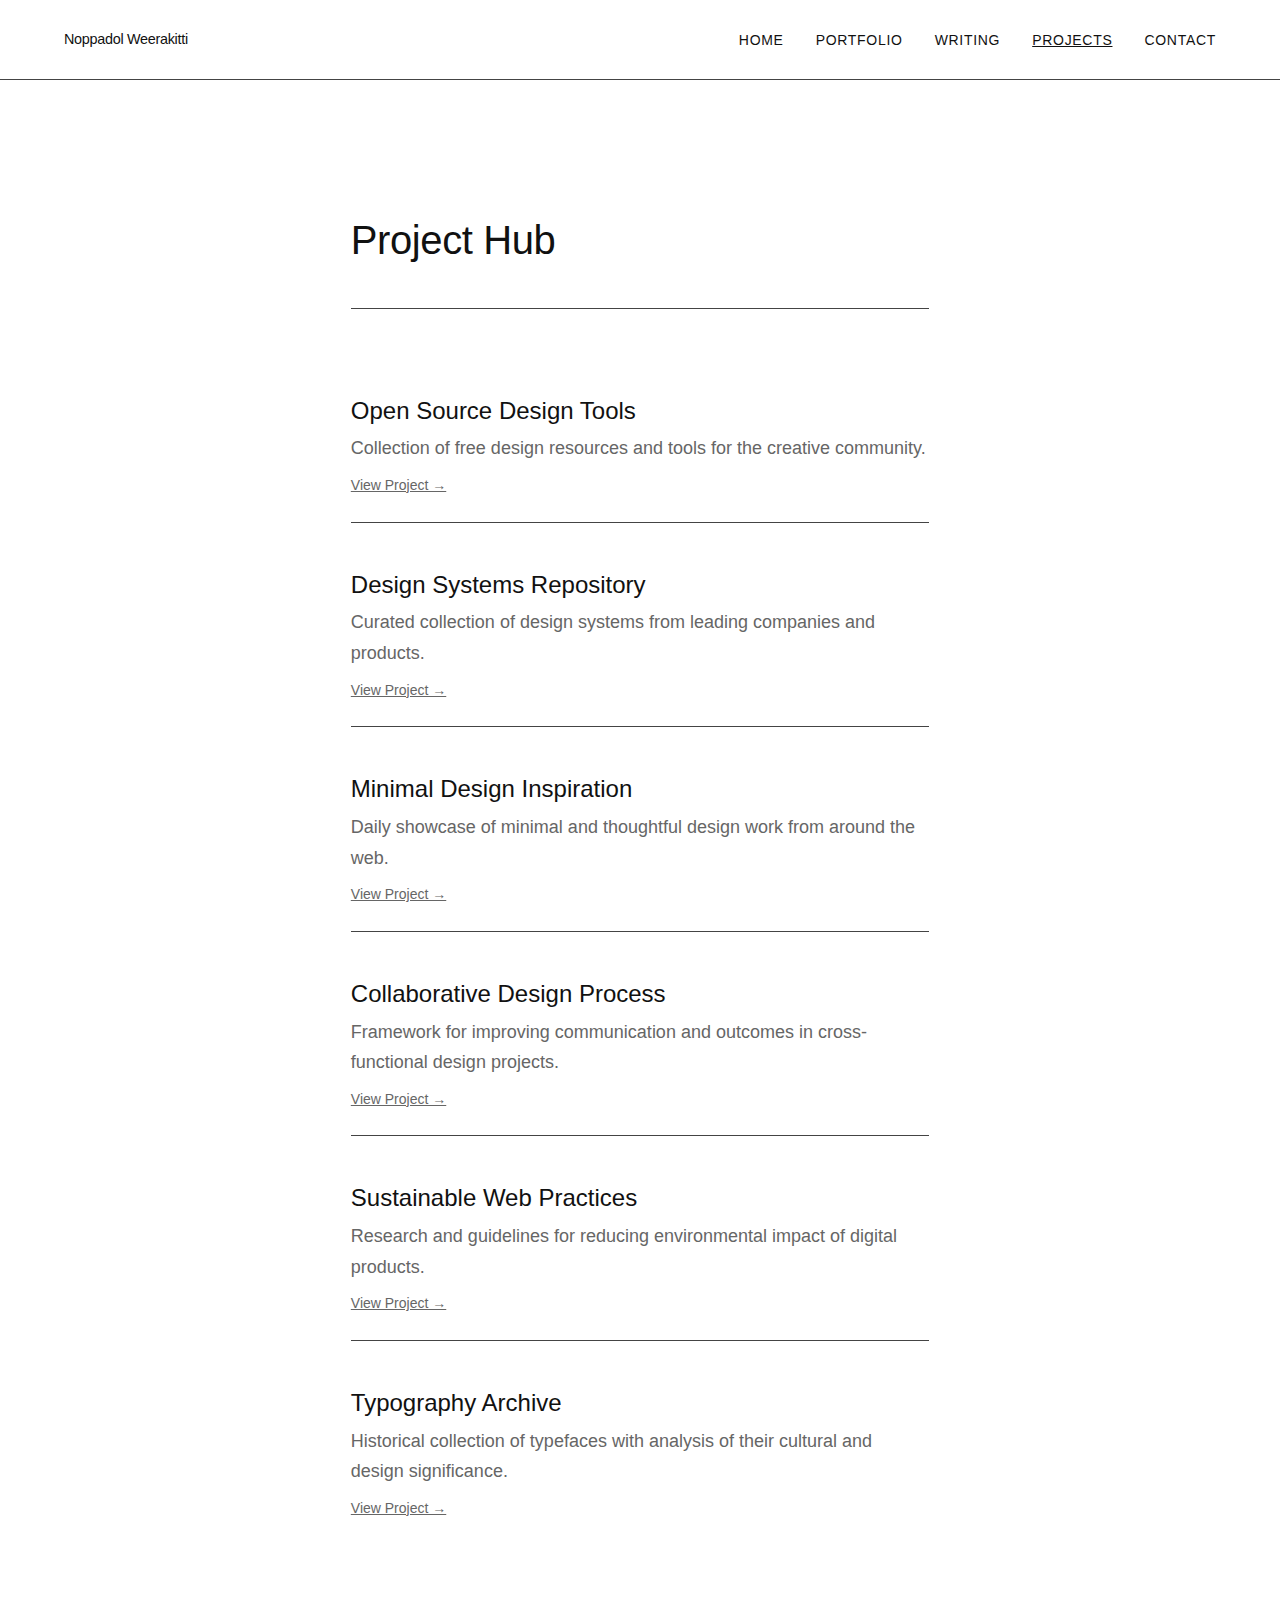
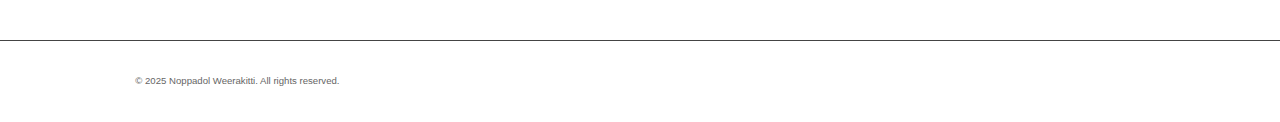
<file: project_hub.html>
<!DOCTYPE html>
<html lang="en">
<head>
    <meta charset="UTF-8">
    <meta name="viewport" content="width=device-width, initial-scale=1.0">
    <title>Project Hub | Noppadol Weerakitti</title>
    <link rel="stylesheet" href="css/style.css">
</head>
<body>
    <header>
        <div class="container">
            <div class="nav-container">
                <div class="logo">Noppadol Weerakitti</div>
                <button class="mobile-menu-toggle">☰</button>
                <ul class="nav-links">
                    <li><a href="index.html">Home</a></li>
                    <li><a href="portfolio.html">Portfolio</a></li>
                    <li><a href="writing_hub.html">Writing</a></li>
                    <li><a href="project_hub.html" class="active">Projects</a></li>
                    <li><a href="contact.html">Contact</a></li>
                </ul>
            </div>
        </div>
    </header>

    <main>
        <div class="container content-grid">
            <section class="section">
                <div class="section-header">
                    <h1>Project Hub</h1>
                </div>
                
                <div class="project-item">
                    <h3 class="project-title">Open Source Design Tools</h3>
                    <p class="project-description">Collection of free design resources and tools for the creative community.</p>
                    <a href="#" class="project-link">View Project →</a>
                </div>
                
                <div class="project-item">
                    <h3 class="project-title">Design Systems Repository</h3>
                    <p class="project-description">Curated collection of design systems from leading companies and products.</p>
                    <a href="#" class="project-link">View Project →</a>
                </div>
                
                <div class="project-item">
                    <h3 class="project-title">Minimal Design Inspiration</h3>
                    <p class="project-description">Daily showcase of minimal and thoughtful design work from around the web.</p>
                    <a href="#" class="project-link">View Project →</a>
                </div>
                
                <div class="project-item">
                    <h3 class="project-title">Collaborative Design Process</h3>
                    <p class="project-description">Framework for improving communication and outcomes in cross-functional design projects.</p>
                    <a href="#" class="project-link">View Project →</a>
                </div>
                
                <div class="project-item">
                    <h3 class="project-title">Sustainable Web Practices</h3>
                    <p class="project-description">Research and guidelines for reducing environmental impact of digital products.</p>
                    <a href="#" class="project-link">View Project →</a>
                </div>
                
                <div class="project-item">
                    <h3 class="project-title">Typography Archive</h3>
                    <p class="project-description">Historical collection of typefaces with analysis of their cultural and design significance.</p>
                    <a href="#" class="project-link">View Project →</a>
                </div>
            </section>
        </div>
    </main>

    <footer>
        <div class="container">
            <p>&copy; 2025 Noppadol Weerakitti. All rights reserved.</p>
        </div>
    </footer>

    <script src="js/main.js"></script>
</body>
</html>
</file>
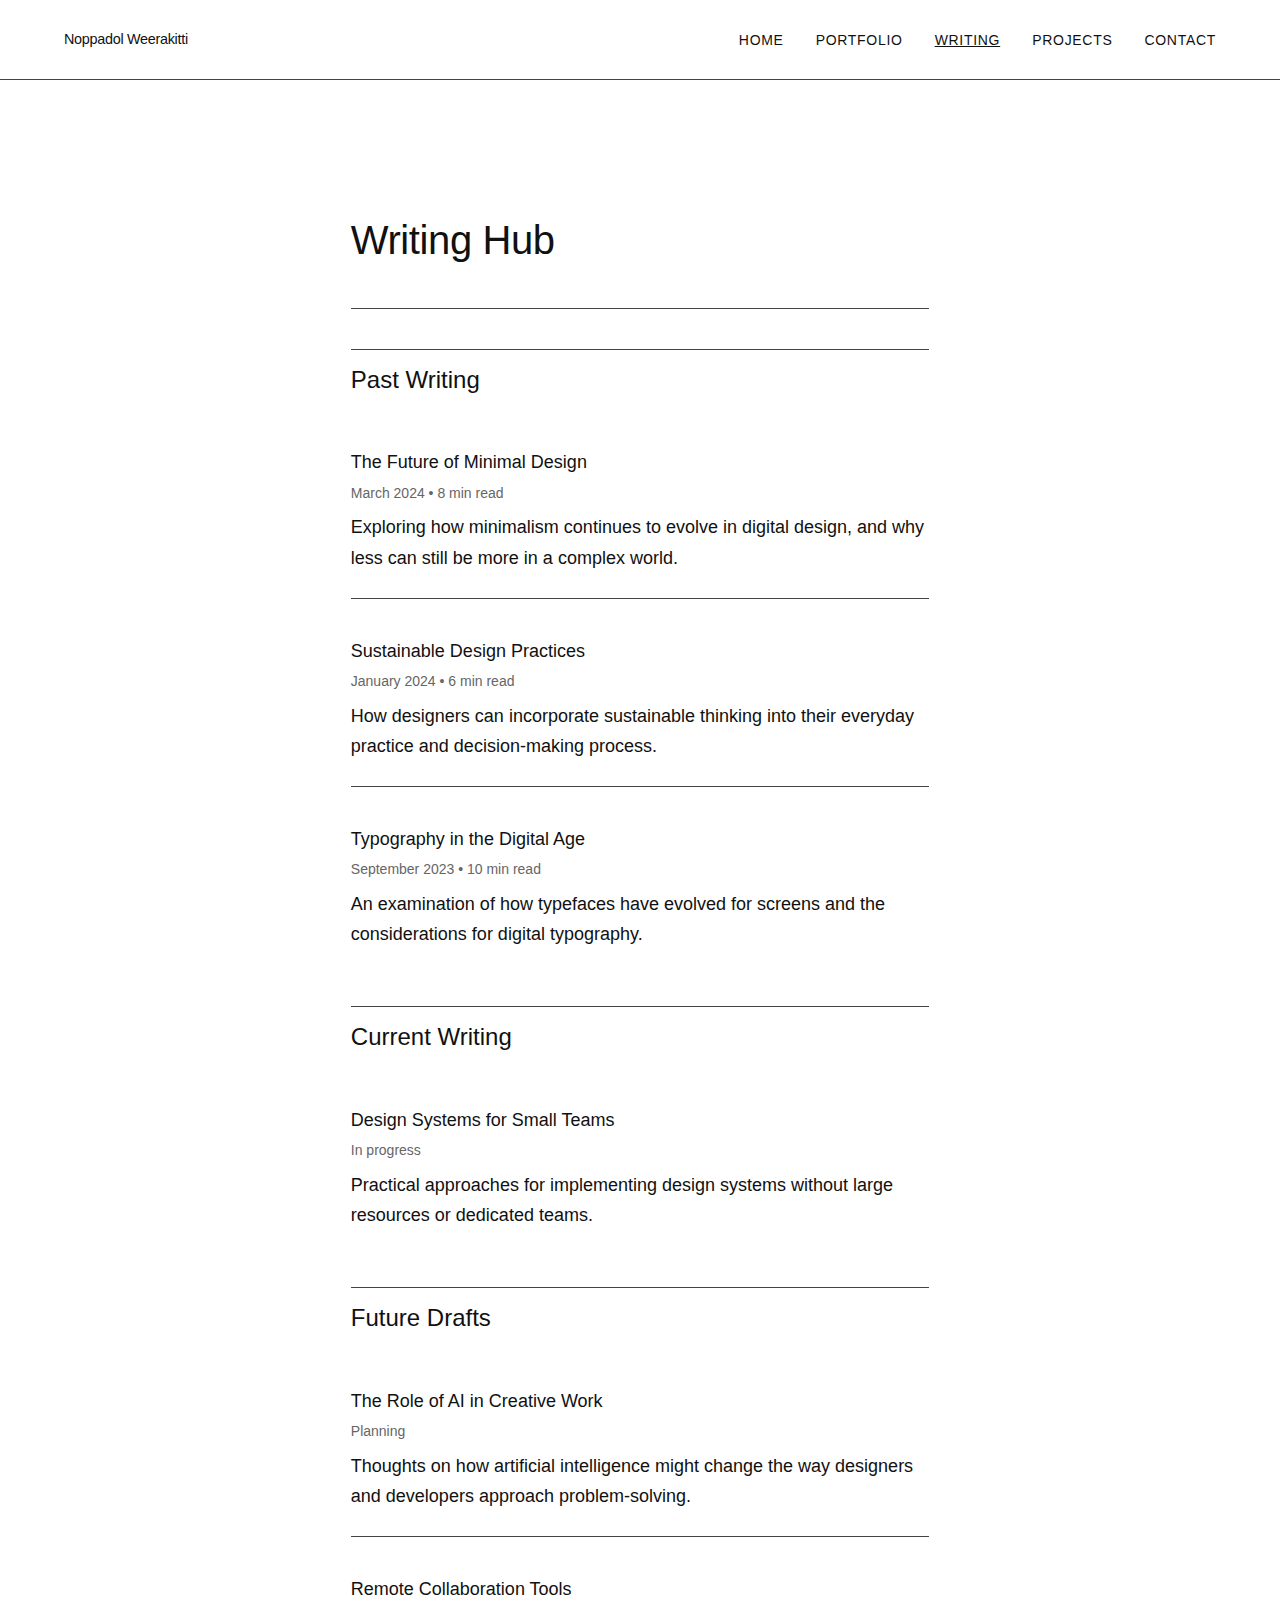
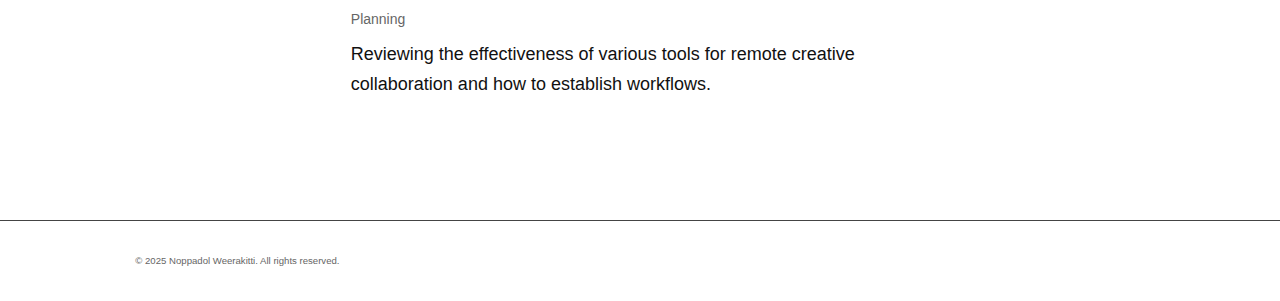
<file: writing_hub.html>
<!DOCTYPE html>
<html lang="en">
<head>
    <meta charset="UTF-8">
    <meta name="viewport" content="width=device-width, initial-scale=1.0">
    <title>Writing Hub | Noppadol Weerakitti</title>
    <link rel="stylesheet" href="css/style.css">
</head>
<body>
    <header>
        <div class="container">
            <div class="nav-container">
                <div class="logo">Noppadol Weerakitti</div>
                <button class="mobile-menu-toggle">☰</button>
                <ul class="nav-links">
                    <li><a href="index.html">Home</a></li>
                    <li><a href="portfolio.html">Portfolio</a></li>
                    <li><a href="writing_hub.html" class="active">Writing</a></li>
                    <li><a href="project_hub.html">Projects</a></li>
                    <li><a href="contact.html">Contact</a></li>
                </ul>
            </div>
        </div>
    </header>

    <main>
        <div class="container content-grid">
            <section class="section">
                <div class="section-header">
                    <h1>Writing Hub</h1>
                </div>
                
                <div class="writing-section">
                    <h3>Past Writing</h3>
                    
                    <div class="writing-item">
                        <h4 class="writing-title">The Future of Minimal Design</h4>
                        <div class="writing-meta">March 2024 • 8 min read</div>
                        <p>Exploring how minimalism continues to evolve in digital design, and why less can still be more in a complex world.</p>
                    </div>
                    
                    <div class="writing-item">
                        <h4 class="writing-title">Sustainable Design Practices</h4>
                        <div class="writing-meta">January 2024 • 6 min read</div>
                        <p>How designers can incorporate sustainable thinking into their everyday practice and decision-making process.</p>
                    </div>
                    
                    <div class="writing-item">
                        <h4 class="writing-title">Typography in the Digital Age</h4>
                        <div class="writing-meta">September 2023 • 10 min read</div>
                        <p>An examination of how typefaces have evolved for screens and the considerations for digital typography.</p>
                    </div>
                </div>
                
                <div class="writing-section">
                    <h3>Current Writing</h3>
                    
                    <div class="writing-item">
                        <h4 class="writing-title">Design Systems for Small Teams</h4>
                        <div class="writing-meta">In progress</div>
                        <p>Practical approaches for implementing design systems without large resources or dedicated teams.</p>
                    </div>
                </div>
                
                <div class="writing-section">
                    <h3>Future Drafts</h3>
                    
                    <div class="writing-item">
                        <h4 class="writing-title">The Role of AI in Creative Work</h4>
                        <div class="writing-meta">Planning</div>
                        <p>Thoughts on how artificial intelligence might change the way designers and developers approach problem-solving.</p>
                    </div>
                    
                    <div class="writing-item">
                        <h4 class="writing-title">Remote Collaboration Tools</h4>
                        <div class="writing-meta">Planning</div>
                        <p>Reviewing the effectiveness of various tools for remote creative collaboration and how to establish workflows.</p>
                    </div>
                </div>
            </section>
        </div>
    </main>

    <footer>
        <div class="container">
            <p>&copy; 2025 Noppadol Weerakitti. All rights reserved.</p>
        </div>
    </footer>

    <script src="js/main.js"></script>
</body>
</html>
</file>
<file: css/style.css>
/* Trunk-Base Inspired Minimal Design */
/* Monochrome palette with focus on typography */

:root {
  /* Monochrome color palette */
  --black: #000000;
  --gray-100: #111111;
  --gray-200: #222222;
  --gray-300: #444444;
  --gray-400: #666666;
  --gray-500: #888888;
  --gray-600: #aaaaaa;
  --gray-700: #cccccc;
  --gray-800: #e0e0e0;
  --gray-900: #f0f0f0;
  --white: #ffffff;
  
  /* Typography */
  --font-sans: -apple-system, BlinkMacSystemFont, "Segoe UI", Roboto, "Helvetica Neue", Arial, sans-serif;
  --font-mono: "SF Mono", "Monaco", "Inconsolata", "Fira Mono", "Droid Sans Mono", "Source Code Pro", monospace;
  
  /* Spacing units */
  --spacing-1: 0.25rem;
  --spacing-2: 0.5rem;
  --spacing-3: 0.75rem;
  --spacing-4: 1rem;
  --spacing-5: 1.25rem;
  --spacing-6: 1.5rem;
  --spacing-8: 2rem;
  --spacing-10: 2.5rem;
  --spacing-12: 3rem;
  --spacing-16: 4rem;
  --spacing-20: 5rem;
  
  /* Max content width for readability (60-70 characters) */
  --content-width: 65ch;
  
  /* Border */
  --border-thin: 1px solid var(--gray-300);
}

/* Font imports - using Google Fonts as close alternatives to the fonts used in anulikajoy.com */
@import url('https://fonts.googleapis.com/css2?family=MuseoModerno:wght@400;900&display=swap');

/* Reset and base styles */
* {
  margin: 0;
  padding: 0;
  box-sizing: border-box;
}

html {
  font-size: 100%; /* 16px base */
  line-height: 1.6;
  color: var(--gray-100);
  background-color: var(--white);
}

body {
  font-family: var(--font-sans);
  font-weight: 400;
  -webkit-font-smoothing: antialiased;
  -moz-osx-font-smoothing: grayscale;
  overflow-x: hidden;
}

/* Typography */
h1, h2, h3, h4, h5, h6 {
  font-weight: 400;
  line-height: 1.2;
  margin-block-start: 1em;
  margin-block-end: 0.5em;
}

h1 {
  font-size: clamp(1.75rem, 4vw, 2.5rem);
  letter-spacing: -0.01em;
}

h2 {
  font-size: clamp(1.5rem, 3vw, 2rem);
  letter-spacing: -0.01em;
}

h3 {
  font-size: clamp(1.25rem, 2.5vw, 1.5rem);
}

h4 {
  font-size: 1.125rem;
}

p, li {
  font-size: clamp(1rem, 2.5vw, 1.125rem);
  line-height: 1.7;
  max-width: var(--content-width);
}

a {
  color: inherit;
  text-decoration: none;
  position: relative;
}

a:hover {
  color: var(--gray-400);
}

.nav-links a.active {
  text-decoration: underline;
}

/* Layout */
.container {
  width: 100%;
  max-inline-size: 75rem; /* 1200px */
  padding-inline: var(--spacing-6);
  margin-inline: auto;
}

.content-grid {
  display: grid;
  grid-template-columns: 1fr min(var(--content-width), 100%) 1fr;
}

.content-grid > * {
  grid-column: 2;
}

/* Header */
header {
  padding-block: var(--spacing-6);
  position: sticky;
  top: 0;
  background-color: var(--white);
  z-index: 10;
  border-bottom: var(--border-thin);
}

.nav-container {
  display: flex;
  justify-content: space-between;
  align-items: center;
}

.logo {
  font-size: 0.9rem;
  font-weight: 400;
  letter-spacing: -0.02em;
}

.nav-links {
  display: flex;
  gap: var(--spacing-8);
  list-style: none;
}

.nav-links a {
  font-size: 0.875rem;
  text-transform: uppercase;
  letter-spacing: 0.05em;
}

/* Mobile menu */
.mobile-menu-toggle {
  display: none;
  background: none;
  border: none;
  font-size: 1.5rem;
  cursor: pointer;
  color: var(--gray-100);
}

@media (max-width: 900px) {
  .nav-links {
    display: none;
    position: absolute;
    top: 100%;
    left: 0;
    width: 100%;
    background-color: var(--white);
    padding: var(--spacing-6);
    flex-direction: column;
    gap: var(--spacing-4);
    border-bottom: var(--border-thin);
  }
  
  .nav-links.active {
    display: flex;
  }
  
  .mobile-menu-toggle {
    display: block;
  }
}

/* Main content */
main {
  padding-block: var(--spacing-12);
  min-height: calc(100vh - 200px);
}

/* Sections */
.section {
  margin-block: var(--spacing-12);
}

.section-header {
  margin-block-end: var(--spacing-10);
  border-bottom: var(--border-thin);
  padding-bottom: var(--spacing-6);
}

/* Hero section (for home page) */
.hero {
  padding-block: var(--spacing-20) 0;
}

.hero h1 {
  font-size: clamp(1.75rem, 4vw, 2.5rem);
  line-height: 1.1;
  margin-block-end: var(--spacing-2);
  font-weight: 400;
}

.hero p {
  color: var(--gray-400);
  max-width: var(--content-width);
  font-size: clamp(1rem, 2vw, 1.125rem);
  margin-block-end: var(--spacing-8);
}

/* Animated greeting text */
#hi-text {
  display: inline-block;
  font-size: clamp(1.8rem, 4vw, 3rem);
  font-family: 'MuseoModerno', cursive, sans-serif;
  font-weight: 400;
  animation: fadeInUp 0.8s ease-out both;
}

#greeting {
  display: inline-block;
  font-size: clamp(1.8rem, 4vw, 3rem);
  font-family: 'MuseoModerno', cursive, sans-serif;
  font-weight: 400;
  animation: fadeInUp 0.8s ease-out 0.2s both;
}

#time-greeting {
  display: inline-block;
  font-size: clamp(1.8rem, 4vw, 3rem);
  font-family: 'MuseoModerno', cursive, sans-serif;
  font-weight: 400;
  animation: fadeInUp 0.8s ease-out 0.4s both, colorChange 8s infinite;
  margin-left: 0.5ch;
  background: linear-gradient(270deg, #ff0000, #ff8000, #ffff00, #00ff00, #0000ff, #8000ff, #ff00ff, #ff0000);
  background-size: 200% 200%;
  -webkit-background-clip: text;
  background-clip: text;
  -webkit-text-fill-color: transparent;
  color: transparent;
}

@keyframes colorChange {
  0% { background-position: 0% 50%; }
  50% { background-position: 100% 50%; }
  100% { background-position: 0% 50%; }
}

@keyframes fadeInUp {
  from {
    opacity: 0;
    transform: translateY(20px);
  }
  to {
    opacity: 1;
    transform: translateY(0);
  }
}

/* Profile section */
.profile-container {
  display: flex;
  gap: var(--spacing-8);
  align-items: flex-start;
  margin-block: var(--spacing-10);
}

.profile-image {
  width: 323px;
  height: 323px;
  flex-shrink: 0;
  object-fit: cover;
  background: white;
}

.profile-info {
  flex: 1;
}

/* Adjust profile info for anulikajoy.com style */
.profile-info p {
  max-width: 50ch; /* Slightly narrower text width */
}

/* Portfolio grid */
.portfolio-grid {
  display: grid;
  grid-template-columns: 1fr 1fr;
  gap: var(--spacing-8);
}

.portfolio-item {
  padding-block: var(--spacing-8);
  border-bottom: var(--border-thin);
}

.portfolio-item:last-child {
  border-bottom: none;
}

.portfolio-title {
  font-weight: 400;
  margin-block-end: var(--spacing-2);
}

.portfolio-meta {
  display: flex;
  gap: var(--spacing-4);
  color: var(--gray-400);
  font-size: 0.875rem;
  margin-block-end: var(--spacing-3);
}

.portfolio-description {
  color: var(--gray-400);
}

/* Writing hub */
.writing-section {
  margin-block-start: var(--spacing-8);
}

.writing-section h3 {
  margin-block: var(--spacing-6) var(--spacing-4);
  padding-block-start: var(--spacing-4);
  border-top: var(--border-thin);
}

.writing-item {
  padding-block: var(--spacing-6);
  border-bottom: var(--border-thin);
}

.writing-item:last-child {
  border-bottom: none;
}

.writing-title {
  margin-block-end: var(--spacing-2);
}

.writing-meta {
  color: var(--gray-400);
  font-size: 0.875rem;
  margin-block-end: var(--spacing-2);
}

/* Project hub */
.project-item {
  padding-block: var(--spacing-6);
  border-bottom: var(--border-thin);
}

.project-item:last-child {
  border-bottom: none;
}

.project-title {
  margin-block-end: var(--spacing-2);
}

.project-description {
  color: var(--gray-400);
  margin-block-end: var(--spacing-2);
}

.project-link {
  color: var(--gray-400);
  font-size: 0.875rem;
  text-decoration: underline;
}

/* Contact page */
.contact-methods {
  margin-block-start: var(--spacing-8);
}

.contact-item {
  padding-block: var(--spacing-4);
  border-bottom: var(--border-thin);
}

.contact-item:last-child {
  border-bottom: none;
}

.contact-item i {
  width: 20px;
  margin-right: 10px;
  text-align: center;
}

/* Brand color styling */
.fa-envelope {
  color: #0072C6; /* Microsoft/Outlook blue */
}

.fa-facebook {
  color: #1877F2; /* Facebook blue */
}

.fa-twitter {
  color: #1DA1F2; /* Twitter blue */
}

.fa-linkedin {
  color: #0077B5; /* LinkedIn blue */
}

.fa-map-marker-alt {
  color: #EA4335; /* Google red (for location) */
}

/* Footer */
footer {
  border-top: var(--border-thin);
  padding-block: var(--spacing-8);
  text-align: center;
  color: var(--gray-400);
}

footer p {
  font-size: 0.6rem;
}

/* Utility classes */
.text-gray {
  color: var(--gray-400);
}

.text-sm {
  font-size: 0.875rem;
}

.mb-4 {
  margin-block-end: var(--spacing-4);
}

.mb-6 {
  margin-block-end: var(--spacing-6);
}

.mb-8 {
  margin-block-end: var(--spacing-8);
}

.mt-8 {
  margin-block-start: var(--spacing-8);
}

/* Responsive breakpoints */
@media (max-width: 1200px) {
  .container {
    padding-inline: var(--spacing-4);
  }
  
  .portfolio-grid {
    grid-template-columns: 1fr;
    gap: var(--spacing-4);
  }
}

@media (max-width: 900px) {
  h1 {
    font-size: clamp(2rem, 5vw, 3rem);
  }

  h2 {
    font-size: clamp(1.25rem, 4vw, 1.75rem);
  }

  .profile-container {
    flex-direction: column;
    gap: var(--spacing-6);
  }

  .profile-image {
    align-self: flex-start;
  }
}

@media (max-width: 600px) {
  .section {
    margin-block: var(--spacing-8);
  }
  
  main {
    padding-block: var(--spacing-8);
  }
  
  header {
    padding-block: var(--spacing-4);
  }
  
  .nav-container {
    gap: var(--spacing-4);
  }
  
  .logo {
    font-size: 0.8rem;
  }
}
</file>
